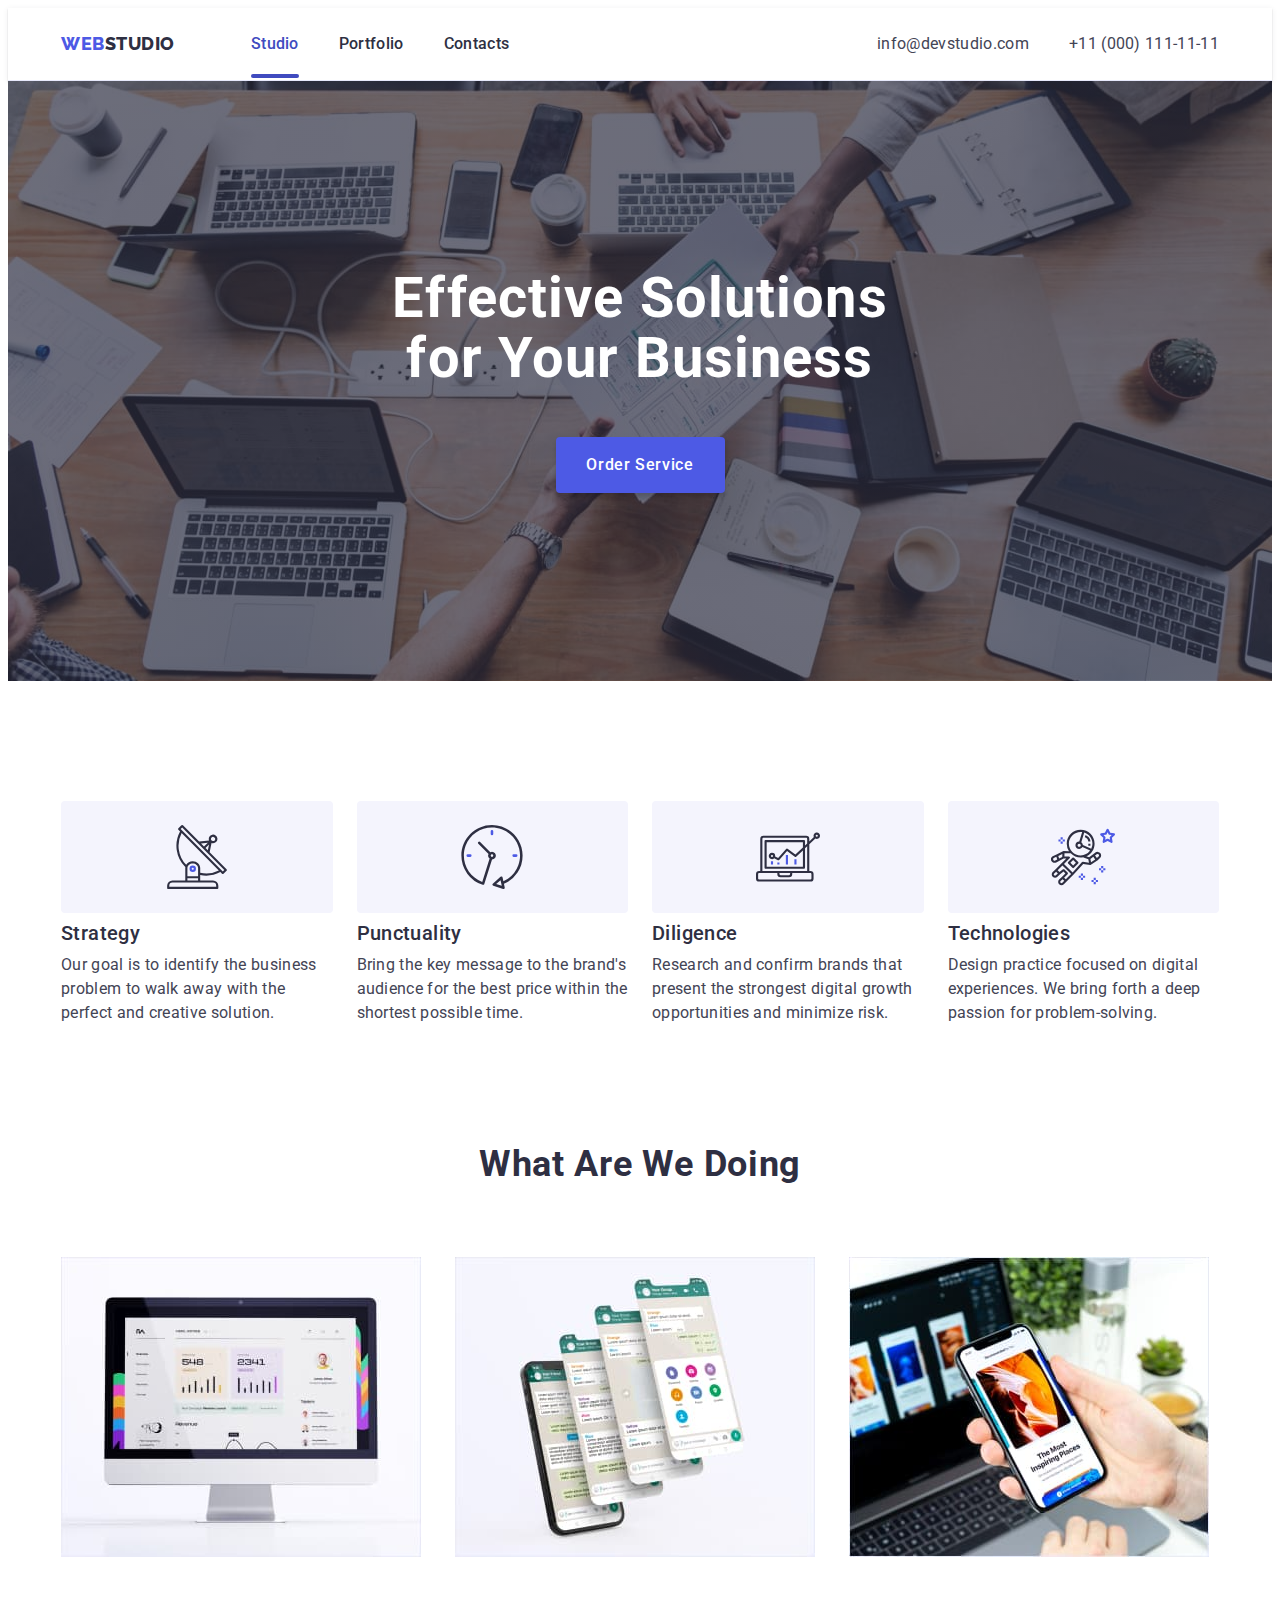
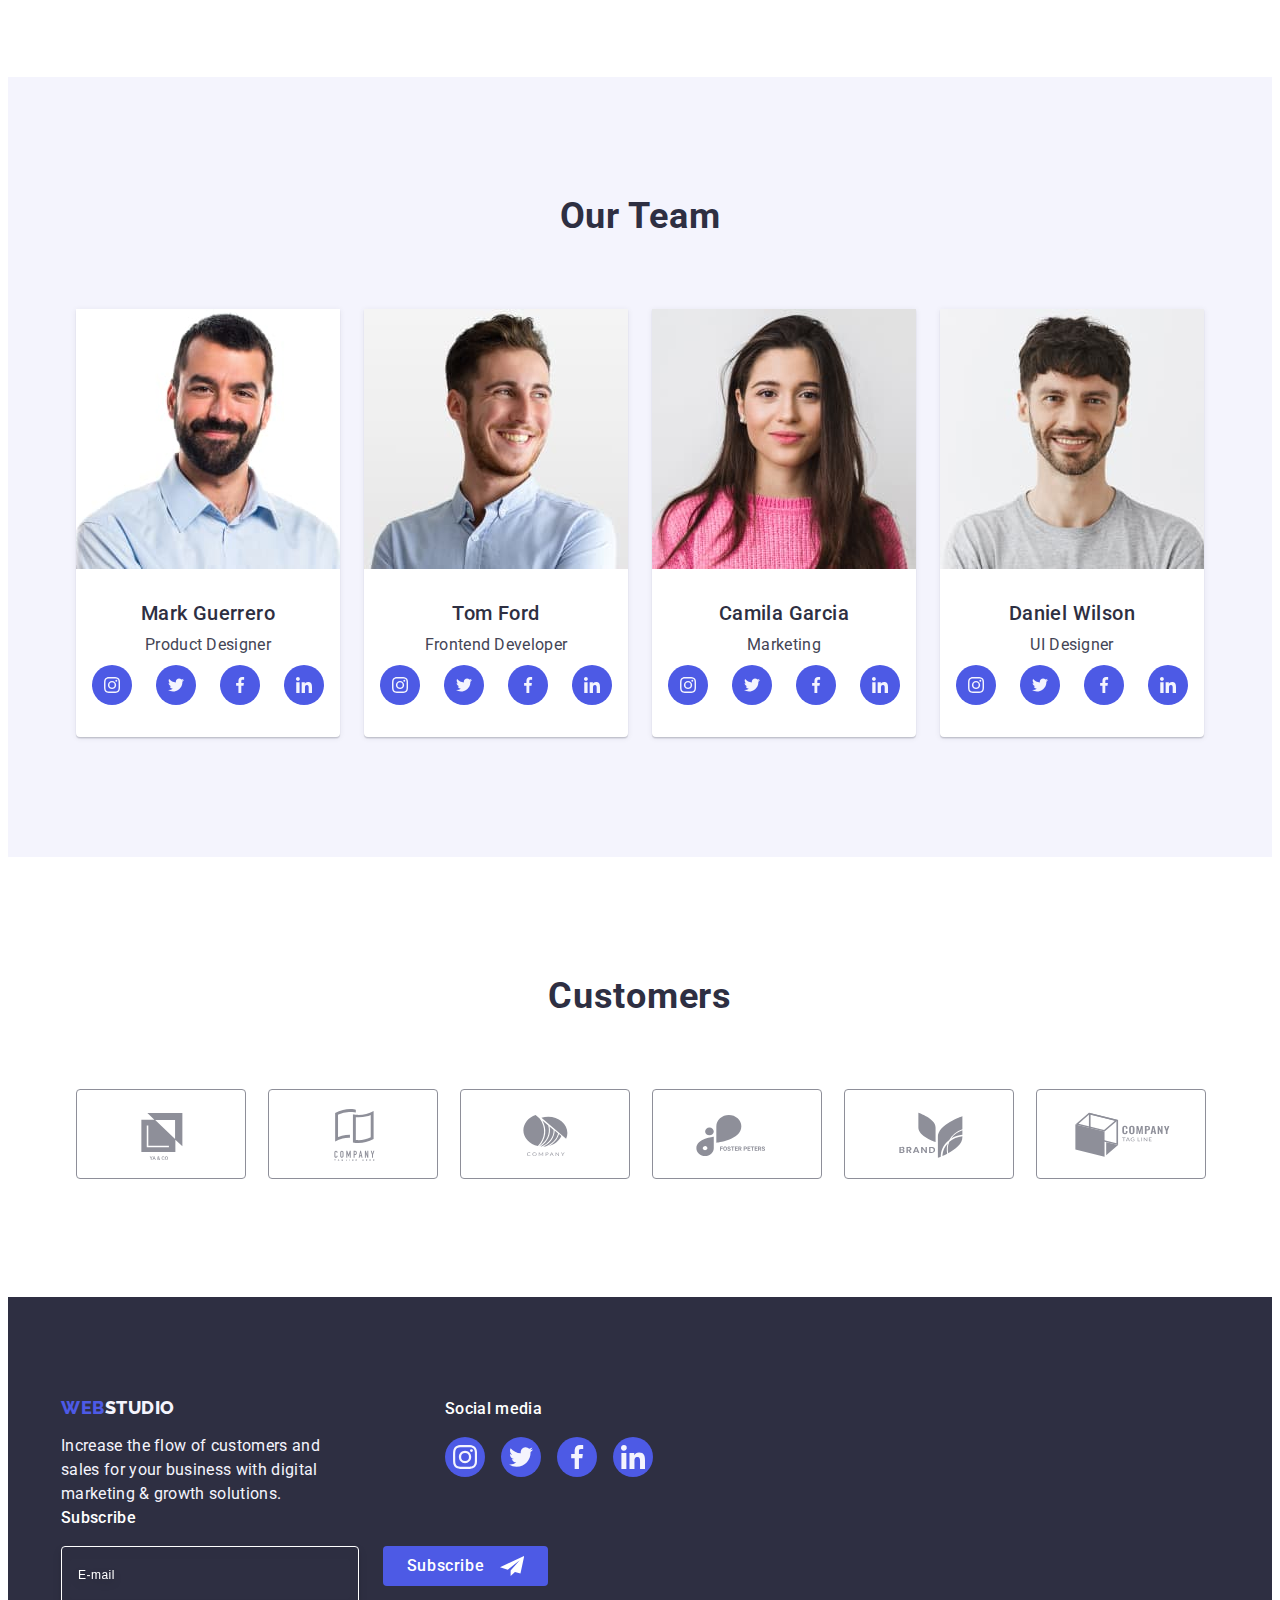
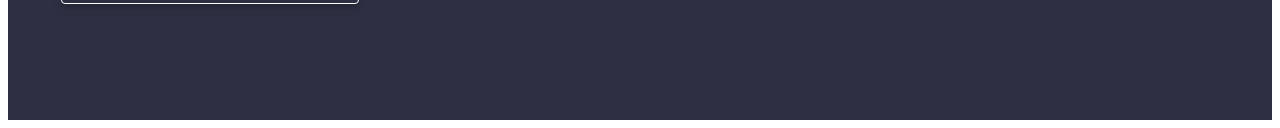
<file: index.html>
<!DOCTYPE html>
<html lang="en">
  <head>
    <meta charset="UTF-8" />
    <meta name="viewport" content="width=device-width, initial-scale=1.0" />
    <title>WebStudio</title>
    <link rel="preconnect" href="https://fonts.googleapis.com" />
    <link rel="preconnect" href="https://fonts.gstatic.com" crossorigin />
    <link
      href="https://fonts.googleapis.com/css2?family=Raleway:wght@800&family=Roboto:wght@400;500;700;900&display=swap"
      rel="stylesheet"
    />
    <link
      rel="stylesheet"
      href="https://cdnjs.cloudflare.com/ajax/libs/modern-normalize/2.0.0/modern-normalize.min.css"
      integrity="sha512-4xo8blKMVCiXpTaLzQSLSw3KFOVPWhm/TRtuPVc4WG6kUgjH6J03IBuG7JZPkcWMxJ5huwaBpOpnwYElP/m6wg=="
      crossorigin="anonymous"
      referrerpolicy="no-referrer"
    />
    <link rel="stylesheet" href="./css/styles.css" />
    <link rel="stylesheet" href="./css/media.css" />
  </head>
  <body>
    <header class="header">
      <div class="container header-coutainer">
        <nav class="header-navigation">
          <a class="logo link" href="./index.html"
            >Web<span class="logo-text">Studio</span></a
          >

          <ul class="header-menu list">
            <li>
              <a class="nav-link link current" href="./index.html">Studio</a>
            </li>
            <li>
              <a class="nav-link link" href="./portfolio.html">Portfolio</a>
            </li>
            <li><a class="nav-link link" href="">Contacts</a></li>
          </ul>
        </nav>

        <address class="address">
          <ul class="header-socials list">
            <li>
              <a class="address-link link" href="mailto:info@devstudio.com"
                >info@devstudio.com</a
              >
            </li>
            <li>
              <a class="address-link link" href="tel:+110001111111"
                >+11 (000) 111-11-11</a
              >
            </li>
          </ul>
        </address>
        <button type="button" class="header-open-btn" data-menu-open>
          <svg class="header-icon-btn" width="32" height="22">
            <use href="./images/icons.svg#icon-menu-hamburger"></use>
          </svg>
        </button>
      </div>
      <div class="mob-menu is-hidden" data-menu>
        <div>
          <button type="button" class="header-close-btn" data-menu-close>
            <svg class="header-icon" width="8" height="8">
              <use href="./images/icons.svg#icon-close-btn"></use>
            </svg>
          </button>
          <ul class="header-mob-menu list">
            <li>
              <a class="mob-link link current" href="./index.html">Studio</a>
            </li>
            <li>
              <a class="mob-link link" href="./portfolio.html">Portfolio</a>
            </li>
            <li><a class="mob-link link" href="">Contacts</a></li>
          </ul>
        </div>

        <div>
          <ul class="header-mob-socials list">
            <li>
              <a class="tel-mob-link link" href="tel:+110001111111"
                >+11 (000) 111-11-11</a
              >
            </li>
            <li>
              <a class="mail-mob-link link" href="mailto:info@devstudio.com"
                >info@devstudio.com</a
              >
            </li>
          </ul>

          <ul class="mob-list-icon list">
            <li class="mob-item-icon">
              <a
                class="mob-item-link"
                href=""
                aria-label="instagram"
                target="_blank"
                rel="noopener noreferrer"
              >
                <svg class="mob-icon" width="24" height="24">
                  <use href="./images/icons.svg#icon-instagram"></use>
                </svg>
              </a>
            </li>
            <li class="mob-item-icon">
              <a
                class="mob-item-link"
                href=""
                aria-label="instagram"
                target="_blank"
                rel="noopener noreferrer"
              >
                <svg class="mob-icon" width="24" height="24">
                  <use href="./images/icons.svg#icon-twitter"></use>
                </svg>
              </a>
            </li>
            <li class="mob-item-icon">
              <a
                class="mob-item-link"
                href=""
                aria-label="instagram"
                target="_blank"
                rel="noopener noreferrer"
              >
                <svg class="mob-icon" width="24" height="24">
                  <use href="./images/icons.svg#icon-facebook"></use>
                </svg>
              </a>
            </li>
            <li class="mob-item-icon">
              <a
                class="mob-item-link"
                href=""
                aria-label="instagram"
                target="_blank"
                rel="noopener noreferrer"
              >
                <svg class="mob-icon" width="24" height="24">
                  <use href="./images/icons.svg#icon-linkedin"></use>
                </svg>
              </a>
            </li>
          </ul>
        </div>
      </div>
    </header>

    <main>
      <section class="main-section">
        <div class="container">
          <h1 class="main-text">Effective Solutions for Your Business</h1>

          <button class="order-button" type="button" data-modal-open>
            Order Service
          </button>
        </div>
      </section>

      <section class="section">
        <div class="container">
          <h2 class="visually-hidden">Soft skills</h2>

          <ul class="section-skills list">
            <li class="skills-item">
              <div class="container-skills-icon">
                <svg class="skills-icon" width="64" height="64">
                  <use href="./images/icons.svg#icon-strategy"></use>
                </svg>
              </div>
              <h3 class="main-skills-head">Strategy</h3>
              <p class="main-skills-text">
                Our goal is to identify the business problem to walk away with
                the perfect and creative solution.
              </p>
            </li>

            <li class="skills-item">
              <div class="container-skills-icon">
                <svg class="skills-icon" width="64" height="64">
                  <use href="./images/icons.svg#icon-punctuality"></use>
                </svg>
              </div>
              <h3 class="main-skills-head">Punctuality</h3>
              <p class="main-skills-text">
                Bring the key message to the brand's audience for the best price
                within the shortest possible time.
              </p>
            </li>

            <li class="skills-item">
              <div class="container-skills-icon">
                <svg class="skills-icon" width="64" height="64">
                  <use href="./images/icons.svg#icon-diligence"></use>
                </svg>
              </div>
              <h3 class="main-skills-head">Diligence</h3>
              <p class="main-skills-text">
                Research and confirm brands that present the strongest digital
                growth opportunities and minimize risk.
              </p>
            </li>

            <li class="skills-item">
              <div class="container-skills-icon">
                <svg class="skills-icon" width="64" height="64">
                  <use href="./images/icons.svg#icon-technologies"></use>
                </svg>
              </div>
              <h3 class="main-skills-head">Technologies</h3>
              <p class="main-skills-text">
                Design practice focused on digital experiences. We bring forth a
                deep passion for problem-solving.
              </p>
            </li>
          </ul>
        </div>
      </section>

      <section class="section-content">
        <div class="container">
          <h2 class="section-jobs">What are we doing</h2>

          <ul class="jobs-list list">
            <li class="jobs-item">
              <img
                srcset="./images/screen.jpg 1x, ./images/screen-2x.jpg 2x"
                src="./images/screen.jpg"
                alt="Screen when showed a new project"
                width="360"
              />
            </li>
            <li class="jobs-item">
              <img
                srcset="./images/phones.jpg 1x, ./images/phones-2x.jpg 2x"
                src="./images/phones.jpg"
                alt="Development of the mobile application"
                width="360"
              />
            </li>
            <li class="jobs-item">
              <img
                srcset="./images/phone-pc.jpg 1x, ./images/phone-pc-2x.jpg 2x"
                src="./images/phone-pc.jpg"
                alt="Mobile application testing"
                width="360"
              />
            </li>
          </ul>
        </div>
      </section>

      <section class="main-team">
        <div class="container">
          <h2 class="section-team">Our Team</h2>

          <ul class="team-list list">
            <li class="list-item">
              <img
                srcset="./images/imgman1.jpg 1x, ./images/imgman1-2x.jpg 2x"
                src="./images/imgman1.jpg"
                alt="Mark Guerrero"
                width="264"
              />
              <div class="team-container">
                <h3 class="worker-list">Mark Guerrero</h3>
                <p class="worker-text">Product Designer</p>
                <ul class="list-team-icon list">
                  <li class="team-item-icon">
                    <a
                      class="team-item-link link"
                      href=""
                      aria-label="instagram"
                      target="_blank"
                      rel="noopener noreferrer"
                    >
                      <svg class="team-icon" width="16" height="16">
                        <use href="./images/icons.svg#icon-instagram"></use>
                      </svg>
                    </a>
                  </li>
                  <li class="team-item-icon">
                    <a
                      class="team-item-link link"
                      href=""
                      aria-label="instagram"
                      target="_blank"
                      rel="noopener noreferrer"
                    >
                      <svg class="team-icon" width="16" height="16">
                        <use href="./images/icons.svg#icon-twitter"></use>
                      </svg>
                    </a>
                  </li>
                  <li class="team-item-icon">
                    <a
                      class="team-item-link link"
                      href=""
                      aria-label="instagram"
                      target="_blank"
                      rel="noopener noreferrer"
                    >
                      <svg class="team-icon" width="16" height="16">
                        <use href="./images/icons.svg#icon-facebook"></use>
                      </svg>
                    </a>
                  </li>
                  <li class="team-item-icon">
                    <a
                      class="team-item-link link"
                      href=""
                      aria-label="instagram"
                      target="_blank"
                      rel="noopener noreferrer"
                    >
                      <svg class="team-icon" width="16" height="16">
                        <use href="./images/icons.svg#icon-linkedin"></use>
                      </svg>
                    </a>
                  </li>
                </ul>
              </div>
            </li>
            <li class="list-item">
              <img
                srcset="./images/imgman2.jpg 1x, ./images/imgman2-2x.jpg 2x"
                src="./images/imgman2.jpg"
                alt="Tom Ford"
                width="264"
              />
              <div class="team-container">
                <h3 class="worker-list">Tom Ford</h3>
                <p class="worker-text">Frontend Developer</p>
                <ul class="list-team-icon list">
                  <li class="team-item-icon">
                    <a
                      class="team-item-link link"
                      href=""
                      aria-label="instagram"
                      target="_blank"
                      rel="noopener noreferrer"
                    >
                      <svg class="team-icon" width="16" height="16">
                        <use href="./images/icons.svg#icon-instagram"></use>
                      </svg>
                    </a>
                  </li>
                  <li class="team-item-icon">
                    <a
                      class="team-item-link link"
                      href=""
                      aria-label="instagram"
                      target="_blank"
                      rel="noopener noreferrer"
                    >
                      <svg class="team-icon" width="16" height="16">
                        <use href="./images/icons.svg#icon-twitter"></use>
                      </svg>
                    </a>
                  </li>
                  <li class="team-item-icon">
                    <a
                      class="team-item-link link"
                      href=""
                      aria-label="instagram"
                      target="_blank"
                      rel="noopener noreferrer"
                    >
                      <svg class="team-icon" width="16" height="16">
                        <use href="./images/icons.svg#icon-facebook"></use>
                      </svg>
                    </a>
                  </li>
                  <li class="team-item-icon">
                    <a
                      class="team-item-link link"
                      href=""
                      aria-label="instagram"
                      target="_blank"
                      rel="noopener noreferrer"
                    >
                      <svg class="team-icon" width="16" height="16">
                        <use href="./images/icons.svg#icon-linkedin"></use>
                      </svg>
                    </a>
                  </li>
                </ul>
              </div>
            </li>
            <li class="list-item">
              <img
                srcset="./images/imgwoman1.jpg 1x, ./images/imgwoman-2x.jpg 2x"
                src="./images/imgwoman1.jpg"
                alt="Camila Garcia"
                width="264"
              />
              <div class="team-container">
                <h3 class="worker-list">Camila Garcia</h3>
                <p class="worker-text">Marketing</p>
                <ul class="list-team-icon list">
                  <li class="team-item-icon">
                    <a
                      class="team-item-link link"
                      href=""
                      aria-label="instagram"
                      target="_blank"
                      rel="noopener noreferrer"
                    >
                      <svg class="team-icon" width="16" height="16">
                        <use href="./images/icons.svg#icon-instagram"></use>
                      </svg>
                    </a>
                  </li>
                  <li class="team-item-icon">
                    <a
                      class="team-item-link link"
                      href=""
                      aria-label="instagram"
                      target="_blank"
                      rel="noopener noreferrer"
                    >
                      <svg class="team-icon" width="16" height="16">
                        <use href="./images/icons.svg#icon-twitter"></use>
                      </svg>
                    </a>
                  </li>
                  <li class="team-item-icon">
                    <a
                      class="team-item-link link"
                      href=""
                      aria-label="instagram"
                      target="_blank"
                      rel="noopener noreferrer"
                    >
                      <svg class="team-icon" width="16" height="16">
                        <use href="./images/icons.svg#icon-facebook"></use>
                      </svg>
                    </a>
                  </li>
                  <li class="team-item-icon">
                    <a
                      class="team-item-link link"
                      href=""
                      aria-label="instagram"
                      target="_blank"
                      rel="noopener noreferrer"
                    >
                      <svg class="team-icon" width="16" height="16">
                        <use href="./images/icons.svg#icon-linkedin"></use>
                      </svg>
                    </a>
                  </li>
                </ul>
              </div>
            </li>
            <li class="list-item">
              <img
                srcset="./images/imgman3.jpg 1x, ./images/imgman3-2x.jpg 2x"
                src="./images/imgman3.jpg"
                alt="Daniel Wilson"
                width="264"
              />
              <div class="team-container">
                <h3 class="worker-list">Daniel Wilson</h3>
                <p class="worker-text">UI Designer</p>
                <ul class="list-team-icon list">
                  <li class="team-item-icon">
                    <a
                      class="team-item-link link"
                      href=""
                      aria-label="instagram"
                      target="_blank"
                      rel="noopener noreferrer"
                    >
                      <svg class="team-icon" width="16" height="16">
                        <use href="./images/icons.svg#icon-instagram"></use>
                      </svg>
                    </a>
                  </li>
                  <li class="team-item-icon">
                    <a
                      class="team-item-link link"
                      href=""
                      aria-label="instagram"
                      target="_blank"
                      rel="noopener noreferrer"
                    >
                      <svg class="team-icon" width="16" height="16">
                        <use href="./images/icons.svg#icon-twitter"></use>
                      </svg>
                    </a>
                  </li>
                  <li class="team-item-icon">
                    <a
                      class="team-item-link link"
                      href=""
                      aria-label="instagram"
                      target="_blank"
                      rel="noopener noreferrer"
                    >
                      <svg class="team-icon" width="16" height="16">
                        <use href="./images/icons.svg#icon-facebook"></use>
                      </svg>
                    </a>
                  </li>
                  <li class="team-item-icon">
                    <a
                      class="team-item-link link"
                      href=""
                      aria-label="instagram"
                      target="_blank"
                      rel="noopener noreferrer"
                    >
                      <svg class="team-icon" width="16" height="16">
                        <use href="./images/icons.svg#icon-linkedin"></use>
                      </svg>
                    </a>
                  </li>
                </ul>
              </div>
            </li>
          </ul>
        </div>
      </section>

      <section class="section-customers">
        <div class="container">
          <h2 class="customers-title">Customers</h2>

          <ul class="list customers-list">
            <li class="customers-item">
              <a href="" class="customers-link">
                <svg class="customers-icon" width="104" height="56">
                  <use href="./images/icons.svg#icon-Logo1"></use>
                </svg>
              </a>
            </li>
            <li class="customers-item">
              <a href="" class="customers-link">
                <svg class="customers-icon" width="104" height="56">
                  <use href="./images/icons.svg#icon-Logo2"></use>
                </svg>
              </a>
            </li>
            <li class="customers-item">
              <a href="" class="customers-link">
                <svg class="customers-icon" width="104" height="56">
                  <use href="./images/icons.svg#icon-Logo3"></use>
                </svg>
              </a>
            </li>
            <li class="customers-item">
              <a href="" class="customers-link">
                <svg class="customers-icon" width="104" height="56">
                  <use href="./images/icons.svg#icon-Logo4"></use>
                </svg>
              </a>
            </li>
            <li class="customers-item">
              <a href="" class="customers-link">
                <svg class="customers-icon" width="104" height="56">
                  <use href="./images/icons.svg#icon-Logo5"></use>
                </svg>
              </a>
            </li>
            <li class="customers-item">
              <a href="" class="customers-link">
                <svg class="customers-icon" width="104" height="56">
                  <use href="./images/icons.svg#icon-Logo6"></use>
                </svg>
              </a>
            </li>
          </ul>
        </div>
      </section>
    </main>

    <footer class="footer">
      <div class="container footer-conteiner">
        <div class="footer-conteiner-logo">
          <a class="footer-link link" href="./index.html"
            >Web<span class="logo-footer">Studio</span>
          </a>
          <p class="footer-text">
            Increase the flow of customers and sales for your business with
            digital marketing & growth solutions.
          </p>
        </div>
        <div class="footer-address">
          <p class="footer-social-text">Social media</p>
          <ul class="footer-list-icon list">
            <li class="footer-item-icon">
              <a
                class="footer-item-link"
                href=""
                aria-label="instagram"
                target="_blank"
                rel="noopener noreferrer"
              >
                <svg class="team-icon" width="24" height="24">
                  <use href="./images/icons.svg#icon-instagram"></use>
                </svg>
              </a>
            </li>
            <li class="footer-item-icon">
              <a
                class="footer-item-link"
                href=""
                aria-label="instagram"
                target="_blank"
                rel="noopener noreferrer"
              >
                <svg class="team-icon" width="24" height="24">
                  <use href="./images/icons.svg#icon-twitter"></use>
                </svg>
              </a>
            </li>
            <li class="footer-item-icon">
              <a
                class="footer-item-link"
                href=""
                aria-label="instagram"
                target="_blank"
                rel="noopener noreferrer"
              >
                <svg class="team-icon" width="24" height="24">
                  <use href="./images/icons.svg#icon-facebook"></use>
                </svg>
              </a>
            </li>
            <li class="footer-item-icon">
              <a
                class="footer-item-link"
                href=""
                aria-label="instagram"
                target="_blank"
                rel="noopener noreferrer"
              >
                <svg class="team-icon" width="24" height="24">
                  <use href="./images/icons.svg#icon-linkedin"></use>
                </svg>
              </a>
            </li>
          </ul>
        </div>
        <div class="footer-form-block">
          <p class="footer-form-text">Subscribe</p>
          <form class="footer-form-conteiner">
            <label class="footer-lable">
              <input
                type="email"
                name="footeremail"
                class="footer-form"
                placeholder="E-mail"
              />
            </label>
            <button type="submit" class="footer-form-btn">
              Subscribe<svg class="footer-form-icon" width="24" height="24">
                <use href="./images/icons.svg#icon-send-fly"></use>
              </svg>
            </button>
          </form>
        </div>
      </div>
    </footer>

    <div class="backdrop is-hidden" data-modal>
      <div class="modal">
        <button type="button" class="modal-close-btn" data-modal-close>
          <svg class="modal-icon" width="8" height="8">
            <use href="./images/icons.svg#icon-close-btn"></use>
          </svg>
        </button>
        <p class="modal-title">Leave your contacts and we will call you back</p>
        <form>
          <div class="modal-field">
            <label for="user-name" class="input-lable"><span>Name</span></label>
            <div class="input-wrap">
              <input
                id="user-name"
                type="text"
                name="user-name"
                class="modal-input"
                placeholder="Enter name"
                required
              />
              <svg class="modal-input-icon" width="18" height="24">
                <use href="./images/icons.svg#icon-person"></use>
              </svg>
            </div>
          </div>

          <div class="modal-field">
            <label for="user-tel" class="input-lable"><span>Phone</span></label>
            <div class="input-wrap">
              <input
                id="user-tel"
                type="tel"
                name="user-tel"
                class="modal-input"
                placeholder="Enter phone"
              />
              <svg class="modal-input-icon" width="18" height="24">
                <use href="./images/icons.svg#icon-phone"></use>
              </svg>
            </div>
          </div>

          <div class="modal-field">
            <label for="user-mail" class="input-lable"
              ><span>Email</span></label
            >
            <div class="input-wrap">
              <input
                id="user-mail"
                type="email"
                name="user-mail"
                class="modal-input"
                placeholder="Enter e-mail"
                required
              />
              <svg class="modal-input-icon" width="18" height="24">
                <use href="./images/icons.svg#icon-email"></use>
              </svg>
            </div>
          </div>

          <div class="textarea-field">
            <label for="user-comment" class="input-lable"
              ><span>Comment</span></label
            >
            <textarea
              id="user-comment"
              name="user-comment"
              class="modal-textarea"
              placeholder="Text input"
            ></textarea>
          </div>

          <div class="checkbox-conteiner">
            <input
              id="user-privacy"
              type="checkbox"
              name="user-privacy"
              value="true"
              class="modal-check visually-hidden"
            /><label for="user-privacy" class="check-text"
              ><span class="check-box"
                ><svg class="check-icon" width="10" height="8">
                  <use
                    href="./images/icons.svg#icon-checkbox"
                  ></use></svg></span
              >I accept the terms and conditions of the
              <a href="" class="privacy-link">Privacy Policy</a></label
            >
          </div>

          <button type="submit" class="modal-send-btn">Send</button>
        </form>
      </div>
    </div>
    <script src="./js/modal.js"></script>
    <script src="./js/mobile-menu.js"></script>
  </body>
</html>
</file>
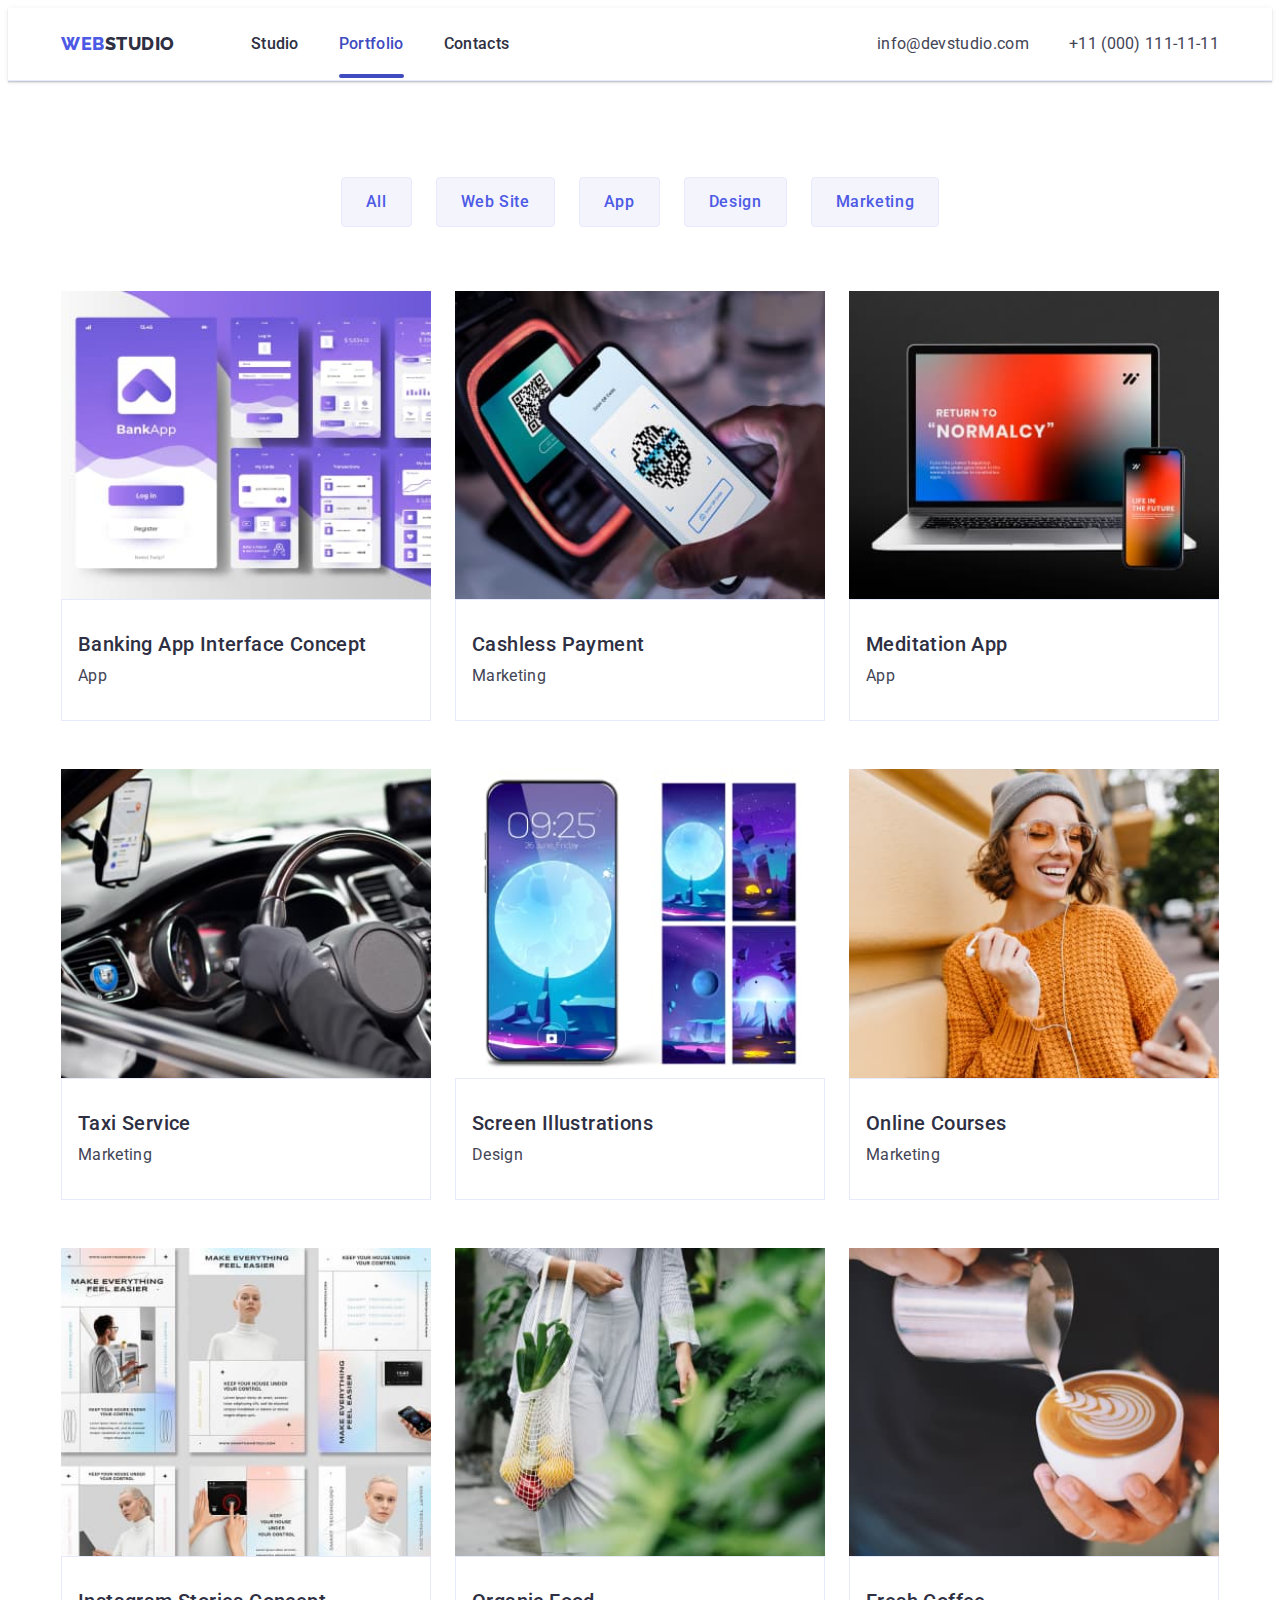
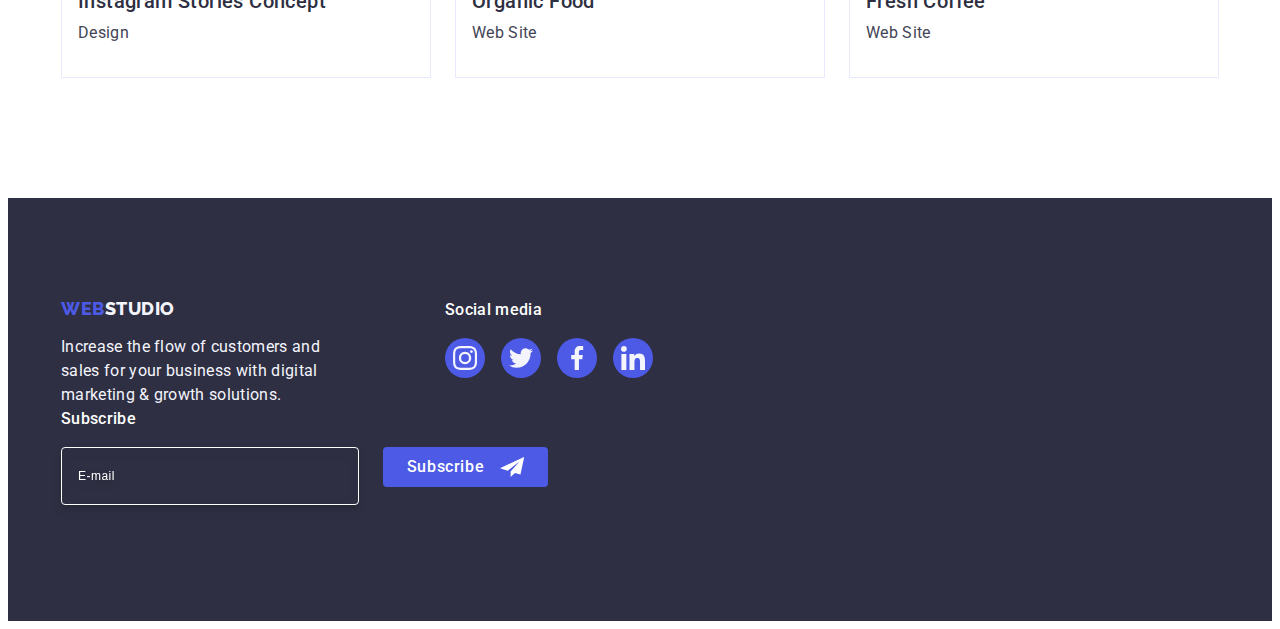
<file: portfolio.html>
<!DOCTYPE html>
<html lang="en">
  <head>
    <meta charset="UTF-8" />
    <meta name="viewport" content="width=device-width, initial-scale=1.0" />
    <title>WebStudio</title>
    <link rel="preconnect" href="https://fonts.googleapis.com" />
    <link rel="preconnect" href="https://fonts.gstatic.com" crossorigin />
    <link
      href="https://fonts.googleapis.com/css2?family=Raleway:wght@800&family=Roboto:wght@400;500;700;900&display=swap"
      rel="stylesheet"
    />
    <link
      rel="stylesheet"
      href="https://cdnjs.cloudflare.com/ajax/libs/modern-normalize/2.0.0/modern-normalize.min.css"
      integrity="sha512-4xo8blKMVCiXpTaLzQSLSw3KFOVPWhm/TRtuPVc4WG6kUgjH6J03IBuG7JZPkcWMxJ5huwaBpOpnwYElP/m6wg=="
      crossorigin="anonymous"
      referrerpolicy="no-referrer"
    />
    <link rel="stylesheet" href="./css/styles.css" />
    <link rel="stylesheet" href="./css/media.css" />
  </head>
  <body>
    <header class="header">
      <div class="container header-coutainer">
        <nav class="header-navigation">
          <a class="logo link" href="./index.html"
            >Web<span class="logo-text">Studio</span></a
          >

          <ul class="header-menu list">
            <li>
              <a class="nav-link link" href="./index.html">Studio</a>
            </li>
            <li>
              <a class="nav-link link current" href="./portfolio.html"
                >Portfolio</a
              >
            </li>
            <li><a class="nav-link link" href="">Contacts</a></li>
          </ul>
        </nav>

        <address class="address">
          <ul class="header-socials list">
            <li>
              <a class="address-link link" href="mailto:info@devstudio.com"
                >info@devstudio.com</a
              >
            </li>
            <li>
              <a class="address-link link" href="tel:+110001111111"
                >+11 (000) 111-11-11</a
              >
            </li>
          </ul>
        </address>
        <button type="button" class="header-open-btn" data-menu-open>
          <svg class="header-icon-btn" width="32" height="22">
            <use href="./images/icons.svg#icon-menu-hamburger"></use>
          </svg>
        </button>
      </div>
      <div class="mob-menu is-hidden" data-menu>
        <div>
          <button type="button" class="header-close-btn" data-menu-close>
            <svg class="header-icon" width="8" height="8">
              <use href="./images/icons.svg#icon-close-btn"></use>
            </svg>
          </button>
          <ul class="header-mob-menu list">
            <li>
              <a class="mob-link link current" href="./index.html">Studio</a>
            </li>
            <li>
              <a class="mob-link link" href="./portfolio.html">Portfolio</a>
            </li>
            <li><a class="mob-link link" href="">Contacts</a></li>
          </ul>
        </div>

        <div>
          <ul class="header-mob-socials list">
            <li>
              <a class="tel-mob-link link" href="tel:+110001111111"
                >+11 (000) 111-11-11</a
              >
            </li>
            <li>
              <a class="mail-mob-link link" href="mailto:info@devstudio.com"
                >info@devstudio.com</a
              >
            </li>
          </ul>

          <ul class="mob-list-icon list">
            <li class="mob-item-icon">
              <a
                class="mob-item-link"
                href=""
                aria-label="instagram"
                target="_blank"
                rel="noopener noreferrer"
              >
                <svg class="mob-icon" width="24" height="24">
                  <use href="./images/icons.svg#icon-instagram"></use>
                </svg>
              </a>
            </li>
            <li class="mob-item-icon">
              <a
                class="mob-item-link"
                href=""
                aria-label="instagram"
                target="_blank"
                rel="noopener noreferrer"
              >
                <svg class="mob-icon" width="24" height="24">
                  <use href="./images/icons.svg#icon-twitter"></use>
                </svg>
              </a>
            </li>
            <li class="mob-item-icon">
              <a
                class="mob-item-link"
                href=""
                aria-label="instagram"
                target="_blank"
                rel="noopener noreferrer"
              >
                <svg class="mob-icon" width="24" height="24">
                  <use href="./images/icons.svg#icon-facebook"></use>
                </svg>
              </a>
            </li>
            <li class="mob-item-icon">
              <a
                class="mob-item-link"
                href=""
                aria-label="instagram"
                target="_blank"
                rel="noopener noreferrer"
              >
                <svg class="mob-icon" width="24" height="24">
                  <use href="./images/icons.svg#icon-linkedin"></use>
                </svg>
              </a>
            </li>
          </ul>
        </div>
      </div>
    </header>

    <main>
      <section class="portfolio-section">
        <div class="container">
          <h1 class="visually-hidden">Portfolio</h1>

          <ul class="portfolio-buttons list">
            <li><button class="buttons" type="button">All</button></li>
            <li>
              <button class="buttons" type="button">Web Site</button>
            </li>
            <li><button class="buttons" type="button">App</button></li>
            <li><button class="buttons" type="button">Design</button></li>
            <li>
              <button class="buttons" type="button">Marketing</button>
            </li>
          </ul>

          <ul class="portfolio-content list">
            <li class="portfolio-item">
              <a href="" class="portfolio-link link">
                <div class="cover-conteiner">
                  <img
                    src="./images/hw2img1.jpg"
                    alt="Banking App Interface Concept"
                    width="396"
                  />
                  <p class="portfolio-cover-text">
                    14 Stylish and User-Friendly App Design Concepts · Task
                    Manager App · Calorie Tracker App · Exotic Fruit Ecommerce
                    App · Cloud Storage App
                  </p>
                </div>
                <div class="portfolio-container">
                  <h2 class="main-portfolio">Banking App Interface Concept</h2>
                  <p class="text-portfolio">App</p>
                </div>
              </a>
            </li>
            <li class="portfolio-item">
              <a href="" class="portfolio-link link">
                <div class="cover-conteiner">
                  <img
                    src="./images/hw2img2.jpg"
                    alt="Cashless Payment"
                    width="396"
                  />
                  <p class="portfolio-cover-text">
                    14 Stylish and User-Friendly App Design Concepts · Task
                    Manager App · Calorie Tracker App · Exotic Fruit Ecommerce
                    App · Cloud Storage App
                  </p>
                </div>
                <div class="portfolio-container">
                  <h2 class="main-portfolio">Cashless Payment</h2>
                  <p class="text-portfolio">Marketing</p>
                </div>
              </a>
            </li>
            <li class="portfolio-item">
              <a href="" class="portfolio-link link">
                <div class="cover-conteiner">
                  <img
                    src="./images/hw2img3.jpg"
                    alt="Meditation App"
                    width="396"
                  />
                  <p class="portfolio-cover-text">
                    14 Stylish and User-Friendly App Design Concepts · Task
                    Manager App · Calorie Tracker App · Exotic Fruit Ecommerce
                    App · Cloud Storage App
                  </p>
                </div>
                <div class="portfolio-container">
                  <h2 class="main-portfolio">Meditation App</h2>
                  <p class="text-portfolio">App</p>
                </div>
              </a>
            </li>
            <li class="portfolio-item">
              <a href="" class="portfolio-link link">
                <div class="cover-conteiner">
                  <img
                    src="./images/hw2img4.jpg"
                    alt="Taxi Service"
                    width="396"
                  />
                  <p class="portfolio-cover-text">
                    14 Stylish and User-Friendly App Design Concepts · Task
                    Manager App · Calorie Tracker App · Exotic Fruit Ecommerce
                    App · Cloud Storage App
                  </p>
                </div>
                <div class="portfolio-container">
                  <h2 class="main-portfolio">Taxi Service</h2>
                  <p class="text-portfolio">Marketing</p>
                </div>
              </a>
            </li>
            <li class="portfolio-item">
              <a href="" class="portfolio-link link">
                <div class="cover-conteiner">
                  <img
                    src="./images/hw2img5.jpg"
                    alt="Screen Illustrations"
                    width="396"
                  />
                  <p class="portfolio-cover-text">
                    14 Stylish and User-Friendly App Design Concepts · Task
                    Manager App · Calorie Tracker App · Exotic Fruit Ecommerce
                    App · Cloud Storage App
                  </p>
                </div>
                <div class="portfolio-container">
                  <h2 class="main-portfolio">Screen Illustrations</h2>
                  <p class="text-portfolio">Design</p>
                </div>
              </a>
            </li>
            <li class="portfolio-item">
              <a href="" class="portfolio-link link">
                <div class="cover-conteiner">
                  <img
                    src="./images/hw2img6.jpg"
                    alt="Online Courses"
                    width="396"
                  />
                  <p class="portfolio-cover-text">
                    14 Stylish and User-Friendly App Design Concepts · Task
                    Manager App · Calorie Tracker App · Exotic Fruit Ecommerce
                    App · Cloud Storage App
                  </p>
                </div>
                <div class="portfolio-container">
                  <h2 class="main-portfolio">Online Courses</h2>
                  <p class="text-portfolio">Marketing</p>
                </div>
              </a>
            </li>
            <li class="portfolio-item">
              <a href="" class="portfolio-link link">
                <div class="cover-conteiner">
                  <img
                    src="./images/hw2img7.jpg"
                    alt="Instagram Stories Concept"
                    width="396"
                  />
                  <p class="portfolio-cover-text">
                    14 Stylish and User-Friendly App Design Concepts · Task
                    Manager App · Calorie Tracker App · Exotic Fruit Ecommerce
                    App · Cloud Storage App
                  </p>
                </div>
                <div class="portfolio-container">
                  <h2 class="main-portfolio">Instagram Stories Concept</h2>
                  <p class="text-portfolio">Design</p>
                </div>
              </a>
            </li>
            <li class="portfolio-item">
              <a href="" class="portfolio-link link">
                <div class="cover-conteiner">
                  <img
                    src="./images/hw2img8.jpg"
                    alt="Organic Food"
                    width="396"
                  />
                  <p class="portfolio-cover-text">
                    14 Stylish and User-Friendly App Design Concepts · Task
                    Manager App · Calorie Tracker App · Exotic Fruit Ecommerce
                    App · Cloud Storage App
                  </p>
                </div>
                <div class="portfolio-container">
                  <h2 class="main-portfolio">Organic Food</h2>
                  <p class="text-portfolio">Web Site</p>
                </div>
              </a>
            </li>
            <li class="portfolio-item">
              <a href="" class="portfolio-link link">
                <div class="cover-conteiner">
                  <img
                    src="./images/hw2img9.jpg"
                    alt="Fresh Coffee"
                    width="396"
                  />
                  <p class="portfolio-cover-text">
                    14 Stylish and User-Friendly App Design Concepts · Task
                    Manager App · Calorie Tracker App · Exotic Fruit Ecommerce
                    App · Cloud Storage App
                  </p>
                </div>
                <div class="portfolio-container">
                  <h2 class="main-portfolio">Fresh Coffee</h2>
                  <p class="text-portfolio">Web Site</p>
                </div>
              </a>
            </li>
          </ul>
        </div>
      </section>
    </main>

    <footer class="footer">
      <div class="container footer-conteiner">
        <div class="footer-conteiner-logo">
          <a class="footer-link logo link" href="./index.html"
            >Web<span class="logo-footer">Studio</span>
          </a>
          <p class="footer-text">
            Increase the flow of customers and sales for your business with
            digital marketing & growth solutions.
          </p>
        </div>
        <div class="footer-address">
          <p class="footer-social-text">Social media</p>
          <ul class="footer-list-icon list">
            <li class="footer-item-icon">
              <a
                class="footer-item-link"
                href=""
                aria-label="instagram"
                target="_blank"
                rel="noopener noreferrer"
              >
                <svg class="team-icon" width="24" height="24">
                  <use href="./images/icons.svg#icon-instagram"></use>
                </svg>
              </a>
            </li>
            <li class="footer-item-icon">
              <a
                class="footer-item-link"
                href=""
                aria-label="instagram"
                target="_blank"
                rel="noopener noreferrer"
              >
                <svg class="team-icon" width="24" height="24">
                  <use href="./images/icons.svg#icon-twitter"></use>
                </svg>
              </a>
            </li>
            <li class="footer-item-icon">
              <a
                class="footer-item-link"
                href=""
                aria-label="instagram"
                target="_blank"
                rel="noopener noreferrer"
              >
                <svg class="team-icon" width="24" height="24">
                  <use href="./images/icons.svg#icon-facebook"></use>
                </svg>
              </a>
            </li>
            <li class="footer-item-icon">
              <a
                class="footer-item-link"
                href=""
                aria-label="instagram"
                target="_blank"
                rel="noopener noreferrer"
              >
                <svg class="team-icon" width="24" height="24">
                  <use href="./images/icons.svg#icon-linkedin"></use>
                </svg>
              </a>
            </li>
          </ul>
        </div>
        <div class="footer-form-block">
          <p class="footer-form-text">Subscribe</p>
          <form class="footer-form-conteiner">
            <label class="footer-lable">
              <input
                type="email"
                name="footeremail"
                class="footer-form"
                placeholder="E-mail"
              />
            </label>
            <button type="submit" class="footer-form-btn">
              Subscribe<svg class="footer-form-icon" width="24" height="24">
                <use href="./images/icons.svg#icon-send-fly"></use>
              </svg>
            </button>
          </form>
        </div>
      </div>
    </footer>
  </body>
</html>
</file>
<file: css/styles.css>
:root {
  --slate: #434455;
  --white: #fff;
  --navyblue: #2e2f42;
  --cloud: #f4f4fd;
  --ocean: #404bbf;
  --iris: #4d5ae5;
  --cornflower: #e7e9fc;
  --dairy: #fcfcfc;
  --iconcolor: #8e8f99;
}

p,
h1,
h2,
h3,
h4,
h5,
h6 {
  margin-top: 0;
  margin-bottom: 0;
}

ul,
ol {
  margin-top: 0;
  margin-bottom: 0;
  padding-left: 0;
}

img {
  display: block;
  max-width: 100%;
  height: auto;
}

body {
  font-family: 'Roboto', sans-serif;
  color: var(--slate);
  background-color: var(--white);
}

.no-scroll{
  overflow: hidden;
}

.container {
  width: 100%;
  padding-left: 15px;
  padding-right: 15px;
  margin: 0 auto;
}

.visually-hidden {
  position: absolute;
  width: 1px;
  height: 1px;
  margin: -1px;
  border: 0;
  padding: 0;
  white-space: nowrap;
  clip-path: inset(100%);
  clip: rect(0 0 0 0);
  overflow: hidden;
}

.list {
  list-style: none;
}

.link {
  text-decoration: none;
}

.link:link {
  text-decoration: none;
}

/**--------- HEADER ---------*/

.header {
  border-bottom: 1px solid var(--cornflower, #e7e9fc);
  box-shadow: 0px 2px 1px rgba(46, 47, 66, 0.08),
    0px 1px 1px rgba(46, 47, 66, 0.16), 0px 1px 6px rgba(46, 47, 66, 0.08);
}

.logo {
  color: var(--iris);
  font-size: 18px;
  font-family: 'Raleway', sans-serif;
  font-weight: 800;
  letter-spacing: 0.03em;
  text-transform: uppercase;
  text-decoration: none;
  line-height: 1.17;
  margin-right: 76px;
}

.logo-text {
  color: var(--navyblue);
}

.header-coutainer {
  display: flex;
  align-items: center;
  justify-content: space-between;
}

.header-navigation {
  display: flex;
  align-items: center;
  padding-top: 24px;
  padding-bottom: 24px;
}

.header-menu {
  display: none;
}

.header-socials {
  display: none;
}

.header-open-btn {
  border: none;
  background-color: transparent;
  cursor: pointer;
  padding: 0;
}

.header-icon-btn {
  fill: var(--navyblue);
  display: flex;
}

.mob-menu {
  position: fixed;
  top: 0;
  left: 0;
  background-color: var(--white);
  width: 100vw;
  height: 100vh;
  z-index: 2;
  padding: 24px 24px 40px 40px;
  display: flex;
  flex-direction: column;
  gap: 40px;
  justify-content: space-between;
}

.header-close-btn {
  display: flex;
  justify-content: center;
  align-items: center;
  margin-left: auto;
  margin-bottom: 32px;
  background-color: transparent;
  border-radius: 50%;
  border: 1px solid var(--cornflower, #e7e9fc);
  height: 24px;
  width: 24px;
}

.header-icon {
  fill: var(--navyblue);
}

.header-mob-menu {
  margin-bottom: 50px;
  display: flex;
  flex-direction: column;
  gap: 40px;
}

.mob-link {
  color: var(--navyblue, #2e2f42);
  font-size: 36px;
  font-weight: 700;
  line-height: 1.11;
  letter-spacing: 0.02em;
  text-transform: capitalize;
}

.current {
  color: var(--ocean, #404bbf);
}

.header-mob-socials {
  margin-bottom: 48px;
}

.header-mob-socials li:not(:last-child) {
  margin-bottom: 40px;
}

.tel-mob-link {
  color: var(--iris, #4d5ae5);
  font-size: 36px;
  font-weight: 700;
  line-height: 1.11;
  letter-spacing: 0.02em;
  text-transform: capitalize;
}

.mail-mob-link {
  color: var(--slate, #434455);
  font-size: 20px;
  font-weight: 500;
  line-height: 1.2;
  letter-spacing: 0.02em;
}

.mob-list-icon {
  display: flex;
  gap: 56px;
}

.mob-item-icon {
  height: 40px;
  width: 40px;
}

.mob-item-link {
  width: 100%;
  height: 100%;
  background-color: var(--iris);
  display: flex;
  align-items: center;
  justify-content: center;
  border-radius: 50%;
}

.mob-icon {
  fill: var(--cloud);
}

/**------ MAIN ---------*/

.section {
  padding-top: 96px;
  padding-bottom: 96px;
}

/** -------- HERO -------- */

.main-section {
  background-color: var(--navyblue);
  background-image: linear-gradient(
      rgba(46, 47, 66, 0.7),
      rgba(46, 47, 66, 0.7)
    ),
    url(../images/mobile-hero.jpg);
  padding: 112px 0;
  max-width: 1440px;
  background-repeat: no-repeat;
  background-position: center;
  background-size: cover;
  margin: 0 auto;
}

@media (min-device-pixel-ratio: 2),
  (min-resolution: 192dpi),
  (min-resolution: 2dppx) {
  .main-section {
    background-image: linear-gradient(
        rgba(46, 47, 66, 0.7),
        rgba(46, 47, 66, 0.7)
      ),
      url(../images/mobile-2x.jpg);
  }
}

.main-text {
  margin: 0 auto;
  color: var(--white);
  text-align: center;
  font-size: 36px;
  font-weight: 700;
  line-height: 1.11;
  letter-spacing: 0.02em;
  margin-bottom: 72px;
  max-width: 320px;
}

.order-button {
  font-family: 'Roboto', sans-serif;
  font-weight: 500;
  background: var(--iris);
  color: var(--white);
  font-size: 16px;
  line-height: 1.5;
  letter-spacing: 0.04em;
  cursor: pointer;

  display: block;
  min-width: 169px;
  height: 56px;
  margin: 0 auto;

  border: none;
  border-radius: 4px;
  box-shadow: 0px 4px 4px 0px rgba(0, 0, 0, 0.15);
  transition: background-color 250ms cubic-bezier(0.4, 0, 0.2, 1);
}

.order-button:hover,
.order-button:focus {
  background-color: var(--ocean);
}

/** -------- SKILLS -------- */

.section-skills {
  display: flex;
  flex-wrap: wrap;
  gap: 72px;
}

.container-skills-icon {
  display: none;
}

.main-skills-head {
  color: var(--navyblue, #2e2f42);
  text-align: center;
  font-size: 36px;
  font-weight: 700;
  line-height: 1.11;
  letter-spacing: 0.02em;
  text-transform: capitalize;
  margin-bottom: 8px;
}

.main-skills-text {
  font-size: 16px;
  line-height: 1.5;
  letter-spacing: 0.02em;
  width: 100%;
  font-weight: 500;
}

/**----------- JOBS -----------*/

.section-content {
  display: none;
}

/**----------- TEAM -----------*/

.main-team {
  background: var(--cloud, #f4f4fd);
  padding-top: 96px;
  padding-bottom: 96px;
}

.section-team {
  color: var(--navyblue);
  font-size: 36px;
  font-weight: 700;
  line-height: 1.11;
  letter-spacing: 0.02em;
  text-transform: capitalize;
  text-align: center;
  margin-bottom: 72px;
}

.team-list {
  display: flex;
  justify-content: center;
  flex-wrap: wrap;
  gap: 72px;
}

.list-item {
  background-color: var(--white);
  border-radius: 0px 0px 4px 4px;
  background: var(--white, #fff);
  box-shadow: 0px 2px 1px 0px rgba(46, 47, 66, 0.08),
    0px 1px 1px 0px rgba(46, 47, 66, 0.16),
    0px 1px 6px 0px rgba(46, 47, 66, 0.08);
}

.team-container {
  padding: 32px 0;
}

.worker-list {
  color: var(--navyblue);
  text-align: center;
  font-size: 20px;
  line-height: 1.2;
  letter-spacing: 0.02em;
  font-weight: 500;
  margin-bottom: 8px;
}

.worker-text {
  text-align: center;
  font-size: 16px;
  line-height: 1.5;
  letter-spacing: 0.02em;
  margin-bottom: 8px;
}

.list-team-icon {
  justify-content: center;
  display: flex;
  gap: 24px;
}

.team-item-icon {
  height: 40px;
  width: 40px;
}

.team-item-link {
  width: 100%;
  height: 100%;
  background-color: var(--iris);
  display: flex;
  align-items: center;
  justify-content: center;
  border-radius: 50%;
  transition: background-color 250ms cubic-bezier(0.4, 0, 0.2, 1);
}

.team-item-link:is(:hover, :focus) {
  background-color: var(--ocean);
}

.team-icon {
  fill: var(--cloud);
}

/** -------- CUSTOMERS -------- */

.section-customers {
  padding-top: 96px;
  padding-bottom: 96px;
}

.customers-title {
  color: var(--navyblue, #2e2f42);
  text-align: center;
  font-size: 36px;
  font-weight: 700;
  line-height: 1.11;
  letter-spacing: 0.02em;
  text-transform: capitalize;
  margin-bottom: 72px;
}

.customers-list {
  display: flex;
  flex-wrap: wrap;
  justify-content: center;
  gap: 72px 16px;
}

.customers-item {
  width: calc((100% - 16px) / 2);
  width: 190px;
  height: 88px;
}

.customers-link {
  width: 100%;
  height: 100%;
  border: 1px solid #8e8f99;
  border-radius: 4px;
  display: flex;
  align-items: center;
  justify-content: center;
  color: var(--iconcolor);
  transition: border-color 250ms cubic-bezier(0.4, 0, 0.2, 1),
    color 250ms cubic-bezier(0.4, 0, 0.2, 1);
}

.customers-link:is(:hover, :focus) {
  border-color: var(--ocean);
  color: var(--ocean);
}

.customers-icon {
  fill: currentColor;
  transition: 250ms cubic-bezier(0.4, 0, 0.2, 1);
}

/** ----------FOOTER----------- */

footer {
  background: var(--navyblue);
  padding-top: 96px;
  padding-bottom: 96px;
}

.footer-link {
  display: inline-block;
  color: var(--iris);
  font-size: 18px;
  font-family: 'Raleway', sans-serif;
  font-weight: 800;
  letter-spacing: 0.03em;
  text-transform: uppercase;
  text-decoration: none;
  line-height: 1.17;
  margin-bottom: 16px;
}

.footer-text {
  color: var(--cloud, #f4f4fd);
  font-size: 16px;
  line-height: 1.5;
  letter-spacing: 0.02em;
  width: 264px;
}

.logo-footer {
  color: var(--cloud);
}

.footer-social-text {
  color: var(--white, #fff);
  text-align: center;
  font-size: 16px;
  font-weight: 500;
  line-height: 1.5;
  letter-spacing: 0.02em;
  margin-bottom: 16px;
}

.footer-list-icon {
  display: flex;
  gap: 16px;
}

.footer-item-icon {
  height: 40px;
  width: 40px;
}

.footer-item-link {
  width: 100%;
  height: 100%;
  background-color: var(--iris);
  display: flex;
  align-items: center;
  justify-content: center;
  border-radius: 50%;
  transition: background-color 250ms cubic-bezier(0.4, 0, 0.2, 1);
}

.footer-item-link:is(:hover, :focus) {
  background-color: #31d0aa;
}

.footer-conteiner {
  display: flex;
  flex-wrap: wrap;
  align-items: baseline;
}

.footer-conteiner-logo {
  display: flex;
  margin: 0 auto;
  flex-direction: column;
  align-items: center;
  margin-bottom: 72px;
}

.footer-address {
  margin: 0 auto;
  margin-bottom: 72px;
}

.footer-form-text {
  color: var(--white, #fff);
  text-align: center;
  font-size: 16px;
  font-weight: 500;
  line-height: 1.5;
  letter-spacing: 0.02em;
  margin-bottom: 16px;
}

.footer-form-block {
  width: 100%;
}

.footer-form {
  height: 40px;
  width: 100%;
  padding: 8px 16px;
  border-radius: 4px;
  border: 1px solid var(--white, #fff);
  opacity: 0.30000001192092896;
  box-shadow: 0px 4px 4px 0px rgba(0, 0, 0, 0.15);
  background-color: transparent;
  filter: drop-shadow(0px 4px 4px rgba(0, 0, 0, 0.15));
  font-size: 12px;
  line-height: 1.5;
  letter-spacing: 0.04em;
  color: var(--white);
  margin-bottom: 16px;
}

.footer-form::placeholder {
  color: var(--white, #fff);
}

.footer-form-btn {
  color: var(--white, #fff);
  font-family: 'Roboto', sans-serif;
  font-size: 16px;
  font-weight: 500;
  line-height: 1.5;
  letter-spacing: 0.04em;
  cursor: pointer;
  height: 40px;
  min-width: 165px;
  background-color: var(--iris);
  border-radius: 4px;
  border: none;
  margin: 0 auto;
  display: flex;
  align-items: center;
  justify-content: center;
  transition: color 250ms cubic-bezier(0.4, 0, 0.2, 1),
    background-color 250ms cubic-bezier(0.4, 0, 0.2, 1),
    border-color 250ms cubic-bezier(0.4, 0, 0.2, 1),
    box-shadow 250ms cubic-bezier(0.4, 0, 0.2, 1);
}

.footer-form-btn:is(:hover, :focus) {
  background-color: var(--ocean);
}

.footer-form-icon {
  margin-left: 16px;
  fill: var(--white);
}

/**------ PORTFOLIO PAGE ----------**/

.portfolio-section {
  /* padding-top: 96px;
  padding-bottom: 120px; */
  padding-top: 48px;
  padding-bottom: 48px;
}

.portfolio-buttons {
  display: flex;
  flex-wrap: wrap;
  gap: 16px 24px;
  margin: 0 auto;
  margin-bottom: 48px;
  /* margin-bottom: 72px; */
  /* justify-content: center; */
}

.buttons {
  font-family: 'Roboto', sans-serif;
  border: 1px solid var(--cornflower, #e7e9fc);
  background: var(--cloud, #f4f4fd);
  color: var(--iris, #4d5ae5);
  font-weight: 500;
  font-size: 16px;
  line-height: 1.5;
  letter-spacing: 0.04em;
  cursor: pointer;
  padding: 12px 24px;
  border-radius: 4px;
  border: 1px solid var(--cornflower, #e7e9fc);
  background: var(--cloud, #f4f4fd);
  transition: color 250ms cubic-bezier(0.4, 0, 0.2, 1),
    background-color 250ms cubic-bezier(0.4, 0, 0.2, 1),
    border-color 250ms cubic-bezier(0.4, 0, 0.2, 1),
    box-shadow 250ms cubic-bezier(0.4, 0, 0.2, 1);
}

.buttons:hover,
.buttons:focus {
  background-color: var(--ocean);
  color: var(--white, #fff);
  border: 1px solid transparent;
  box-shadow: 0px 3px 1px rgba(0, 0, 0, 0.1), 0px 2px 1px rgba(0, 0, 0, 0.08),
    0px 2px 2px rgba(0, 0, 0, 0.12);
}

.portfolio-content {
  display: flex;
  flex-wrap: wrap;
  gap: 48px 24px;
}

.portfolio-item {
  box-shadow: 0px 1px 6px 0px rgba(46, 47, 66, 0.08);
}

.portfolio-link {
  display: block;
  transition: box-shadow 250ms cubic-bezier(0.4, 0, 0.2, 1);
}

.portfolio-link:is(:hover, :focus) {
  box-shadow: 0px 1px 6px rgba(46, 47, 66, 0.08),
    0px 1px 1px rgba(46, 47, 66, 0.16), 0px 2px 1px rgba(46, 47, 66, 0.08);
}

.cover-conteiner {
  position: relative;
  overflow: hidden;
}

.portfolio-link:is(:hover, :focus) .portfolio-cover-text {
  transform: translateY(0);
}

.portfolio-cover-text {
  position: absolute;
  top: 0;
  left: 0;
  color: var(--cloud, #f4f4fd);
  background-color: var(--iris);
  font-size: 16px;
  line-height: 1.5;
  letter-spacing: 0.02em;
  height: 100%;
  padding: 40px 32px;
  transform: translateY(100%);
  transition: transform 250ms cubic-bezier(0.4, 0, 0.2, 1);
}

.portfolio-container {
  padding: 32px 16px;
  border-top: none;
  transition: 250ms cubic-bezier(0.4, 0, 0.2, 1);
}

.main-portfolio {
  font-weight: 500;
  color: var(--navyblue);
  font-size: 20px;
  line-height: 1.2;
  letter-spacing: 0.02em;
  margin-bottom: 8px;
}

.text-portfolio {
  color: var(--slate);
  font-size: 16px;
  line-height: 1.5;
  letter-spacing: 0.02em;
}

/**------ MODAL ----------**/

.backdrop {
  position: fixed;
  top: 0;
  width: 100%;
  height: 100%;
  background: rgba(46, 47, 66, 0.4);
  display: flex;
  transition: opacity 250ms cubic-bezier(0.4, 0, 0.2, 1),
    visibility 250ms cubic-bezier(0.4, 0, 0.2, 1);
}

.modal {
  width: 392px;
  min-height: 584px;
  border-radius: 4px;
  background-color: var(--dairy);
  margin: auto;
  position: relative;
  position: absolute;
  top: 50%;
  left: 50%;
  transform: translate(-50%, -50%) scale(1);
  box-shadow: 0px 1px 1px rgba(0, 0, 0, 0.14), 0px 1px 3px rgba(0, 0, 0, 0.12),
    0px 2px 1px rgba(0, 0, 0, 0.2);
  transition: transform 250ms cubic-bezier(0.4, 0, 0.2, 1);

  padding: 72px 24px 24px 24px;
}

.modal-close-btn {
  padding: 0;
  border: 1px solid rgba(0, 0, 0, 0.1);
  border-radius: 50%;
  background: transparent;
  display: flex;
  align-items: center;
  background-color: #e7e9fc;
  justify-content: center;
  width: 24px;
  height: 24px;
  position: absolute;
  top: 24px;
  right: 24px;
  cursor: pointer;
  transition: background-color 250ms cubic-bezier(0.4, 0, 0.2, 1),
    border 250ms cubic-bezier(0.4, 0, 0.2, 1);
}

.modal-close-btn:is(:hover, :focus) {
  background-color: #404bbf;
  border: none;
  fill: #ffffff;
}

.modal-icon {
  transition: fill 250ms cubic-bezier(0.4, 0, 0.2, 1);
}

.is-hidden {
  opacity: 0;
  visibility: hidden;
  pointer-events: none;
}

.modal-field {
  margin-bottom: 8px;
}

.modal-title {
  color: var(--navyblue, #2e2f42);
  text-align: center;
  font-size: 16px;
  font-weight: 500;
  line-height: 1.5;
  letter-spacing: 0.02em;
  margin-bottom: 16px;
}

.input-wrap {
  display: block;
  position: relative;
}

.modal-input {
  width: 100%;
  height: 40px;
  padding: 0 10px 0 38px;
  border-radius: 4px;
  border: 1px solid var(--navyblue-modal, rgba(46, 47, 66, 0.4));
  background-color: transparent;
  outline: transparent;
  transition: border-color 250ms cubic-bezier(0.4, 0, 0.2, 1);
}

.modal-input:focus,
.modal-textarea:focus {
  border-color: var(--iris);
}

.modal-input::placeholder {
  color: var(--navyblue-modal, rgba(46, 47, 66, 0.4));
  font-size: 12px;
  line-height: 1.17;
  letter-spacing: 0.04em;
}

.modal-input-icon {
  position: absolute;
  left: 16px;
  top: 50%;
  transform: translateY(-50%);
  transition: fill 250ms cubic-bezier(0.4, 0, 0.2, 1);
}

.modal-input:focus + .modal-input-icon {
  fill: var(--iris);
}

.input-lable {
  color: var(--iconcolor);
  display: block;
  font-size: 12px;
  line-height: 1.17; /* 116.667% */
  letter-spacing: 0.04em;
  margin-bottom: 4px;
}

.textarea-field {
  margin-bottom: 16px;
}

.modal-textarea {
  width: 100%;
  height: 120px;
  padding: 8px 16px;
  border-radius: 4px;
  border: 1px solid var(--navyblue-modal, rgba(46, 47, 66, 0.4));
  background-color: transparent;
  outline: transparent;
  resize: none;
  font-size: 12px;
  line-height: 1.17;
  letter-spacing: 0.04em;
  color: rgba(46, 47, 66, 0.4);
  transition: border-color 250ms cubic-bezier(0.4, 0, 0.2, 1);
}

.modal-textarea::placeholder {
  color: var(--navyblue-modal, rgba(46, 47, 66, 0.4));
}

.checkbox-conteiner {
  margin-bottom: 24px;
}

.check-text {
  color: var(--iconcolor);
  font-size: 12px;
  line-height: 1.17;
  letter-spacing: 0.04em;
}

.privacy-link {
  color: var(--iris);
}

.check-box {
  display: inline-flex;
  align-items: center;
  justify-content: center;
  width: 16px;
  height: 16px;
  border-radius: 2px;
  border: 1px solid var(--navyblue-modal, rgba(46, 47, 66, 0.4));
  margin-right: 8px;
  fill: transparent;
  transition: background-color 250ms cubic-bezier(0.4, 0, 0.2, 1),
    border 250ms cubic-bezier(0.4, 0, 0.2, 1),
    fill 250ms cubic-bezier(0.4, 0, 0.2, 1);
}

.modal-check:checked + .check-text span {
  background-color: var(--ocean);
  border: none;
  fill: var(--cloud);
}

.modal-check:focus + .check-text span {
  border-color: var(--ocean);
}

.modal-send-btn {
  color: var(--white);
  font-family: 'Roboto', sans-serif;
  text-align: center;
  font-size: 16px;
  font-weight: 500;
  line-height: 1.5;
  letter-spacing: 0.04em;
  cursor: pointer;
  height: 56px;
  min-width: 169px;
  border-radius: 4px;
  background-color: var(--iris);
  box-shadow: 0px 4px 4px 0px rgba(0, 0, 0, 0.15);
  display: block;
  margin: 0 auto;
  border: none;
  transition: background-color 250ms cubic-bezier(0.4, 0, 0.2, 1);
}

.modal-send-btn:is(:hover, :focus) {
  background-color: var(--ocean);
}
</file>
<file: css/media.css>
@media screen and (max-width: 420px) {
.tel-mob-link{
  font-size: 26px;
}

.mob-list-icon{
  gap: 30px;
}

.modal{
  width: 300px;
}
}

@media screen and (min-width: 428px) {
  .container {
    max-width: 428px;
  }
}

@media screen and (min-width: 768px) {
  .container {
    max-width: 766px;
  }

  .footer-conteiner {
    max-width: 582px;
    margin: 0 auto;
  }

  /**--------- HEADER ---------*/

  .header-menu {
    display: flex;
    gap: 40px;
  }

  .header-socials {
    display: flex;
    flex-direction: column;
    gap: 12px;
  }

  .nav-link {
    color: var(--navyblue);
    font-weight: 500;
    font-size: 16px;
    line-height: 1.5;
    letter-spacing: 0.02em;
    text-decoration: none;
    padding: 24px 0;
    transition: color 250ms cubic-bezier(0.4, 0, 0.2, 1);
  }

  .nav-link:is(:hover, :focus) {
    color: var(--ocean);
  }

  address {
    font-style: normal;
  }

  .address-link {
    font-size: 12px;
    line-height: 1.16;
    letter-spacing: 0.04em;
  }

  .address-link:link {
    color: var(--slate, #434455);
  }

  .address-link:is(:hover, :focus) {
    color: var(--ocean);
  }

  .current {
    position: relative;
    color: var(--ocean);
  }

  .current::after {
    content: '';
    width: 100%;
    height: 4px;
    border-radius: 2px;
    position: absolute;
    bottom: -1px;
    left: 0;
    background-color: var(--ocean);
  }

  .header-open-btn {
    display: none;
  }

  /** -------- HERO -------- */

  .main-section {
    background-image: linear-gradient(
        rgba(46, 47, 66, 0.7),
        rgba(46, 47, 66, 0.7)
      ),
      url(../images/tablet-hero.jpg);
  }

  @media (min-device-pixel-ratio: 2),
    (min-resolution: 192dpi),
    (min-resolution: 2dppx) {
    .main-section {
      background-image: linear-gradient(
          rgba(46, 47, 66, 0.7),
          rgba(46, 47, 66, 0.7)
        ),
        url(../images/tablet-2x.jpg);
    }
  }

  .main-text {
    font-size: 56px;
    line-height: 1.07;
    max-width: 496px;
    margin-bottom: 36px;
  }

  /** -------- SKILLS -------- */

  .section-skills {
    gap: 72px 24px;
  }

  .skills-item {
    width: calc((100% - 24px) / 2);
  }

  .main-skills-head {
    text-align: left;
  }

  /**----------- TEAM -----------*/

  .team-list {
    gap: 64px 24px;
  }

  /** -------- CUSTOMERS -------- */

  .customers-list {
    gap: 72px 24px;
  }

  .customers-item {
    width: 168px;
  }

  /** ----------FOOTER----------- */

  .footer-conteiner {
    gap: 72px 24px;
  }

  .footer-conteiner-logo {
    align-items: start;
    margin: 0;
  }

  .footer-address {
    margin: 0;
  }

  .footer-social-text {
    text-align: left;
  }

  .footer-form-text {
    text-align: left;
  }

  .footer-form-conteiner {
    display: flex;
    gap: 24px;
  }

  .footer-form {
    width: 264px;
  }

  .footer-form-btn {
    margin: 0;
  }

  /**------ PORTFOLIO PAGE ----------**/

  .portfolio-section {
    padding-top: 64px;
    padding-bottom: 96px;
  }

  .portfolio-buttons {
    margin-bottom: 64px;
    justify-content: center;
  }

  .portfolio-content {
    gap: 72px 24px;
  }

  .portfolio-item {
    width: calc((100% - 24px) / 2);
  }

  .modal {
  width: 408px;}
}

@media screen and (min-width: 1158px) {
  .container {
    max-width: 1158px;
  }

  /** ---------- HEADER ----------- */

  .header-socials {
    flex-direction: row;
    gap: 40px;
  }

  .address-link {
    font-size: 16px;
    line-height: 1.5;
    letter-spacing: 0.02em;
    text-decoration: none;
    transition: color 250ms cubic-bezier(0.4, 0, 0.2, 1);
  }

  /** -------- HERO -------- */

  .main-section {
    padding: 188px 0;
    background-image: linear-gradient(
        rgba(46, 47, 66, 0.7),
        rgba(46, 47, 66, 0.7)
      ),
      url(../images/hero-photo.jpg);
  }

  @media (min-device-pixel-ratio: 2),
    (min-resolution: 192dpi),
    (min-resolution: 2dppx) {
    .main-section {
      background-image: linear-gradient(
          rgba(46, 47, 66, 0.7),
          rgba(46, 47, 66, 0.7)
        ),
        url(../images/desctop-2x.jpg);
    }
  }

  .main-text {
    margin-bottom: 48px;
  }

  /** -------- SKILLS -------- */

  .section {
    padding-top: 120px;
    padding-bottom: 120px;
  }

  .section-skills {
    gap: 24px;
  }

  .container-skills-icon {
    display: flex;
    align-items: center;
    justify-content: center;
    height: 112px;
    background-color: #f4f4fd;
    border-radius: 4px;
    margin-bottom: 8px;
  }

  .main-skills-head {
    font-weight: 500;
    font-size: 20px;
    line-height: 1.2;
    letter-spacing: 0.02em;
  }

  .skills-item {
    width: calc((100% - 72px) / 4);
  }

  .main-skills-text {
    font-weight: 400;
  }

  /**----------- JOBS -----------*/

  .section-content {
    display: block;
    padding-bottom: 120px;
  }

  .section-jobs {
    color: var(--navyblue);
    font-size: 36px;
    font-weight: 700;
    line-height: 1.11;
    letter-spacing: 0.02em;
    text-align: center;
    text-transform: capitalize;
    margin-bottom: 72px;
  }

  .jobs-item {
    width: calc((100% - 48px) / 3);
  }

  .jobs-list {
    display: flex;
    gap: 24px;
  }

  /**----------- TEAM -----------*/

  .main-team {
    padding-top: 120px;
    padding-bottom: 120px;
  }

  .team-list {
    gap: 24px;
  }

  /** -------- CUSTOMERS -------- */

  .section-customers {
    padding-top: 120px;
    padding-bottom: 120px;
  }

  .customers-list {
    gap: 24px;
  }

  /** ----------FOOTER----------- */

  .footer {
    padding-top: 100px;
    padding-bottom: 100px;
  }

  .footer-conteiner {
    display: flex;
    gap: 0;
  }

  .footer-conteiner-logo {
    margin-right: 120px;
  }

  .footer-address {
    margin-right: 80px;
  }

  .footer-form-block {
    width: auto;
  }

  .footer-form {
    opacity: 1;
  }

  /**------ PORTFOLIO PAGE ----------**/

  .portfolio-section {
    padding-top: 96px;
    padding-bottom: 120px;
  }

  .portfolio-content {
    gap: 48px 24px;
  }

  .portfolio-item {
    width: calc((100% - 48px) / 3);
    box-shadow: none;
  }

  .portfolio-container {
    border: 1px solid var(--cornflower, #e7e9fc);
  }
}
</file>
